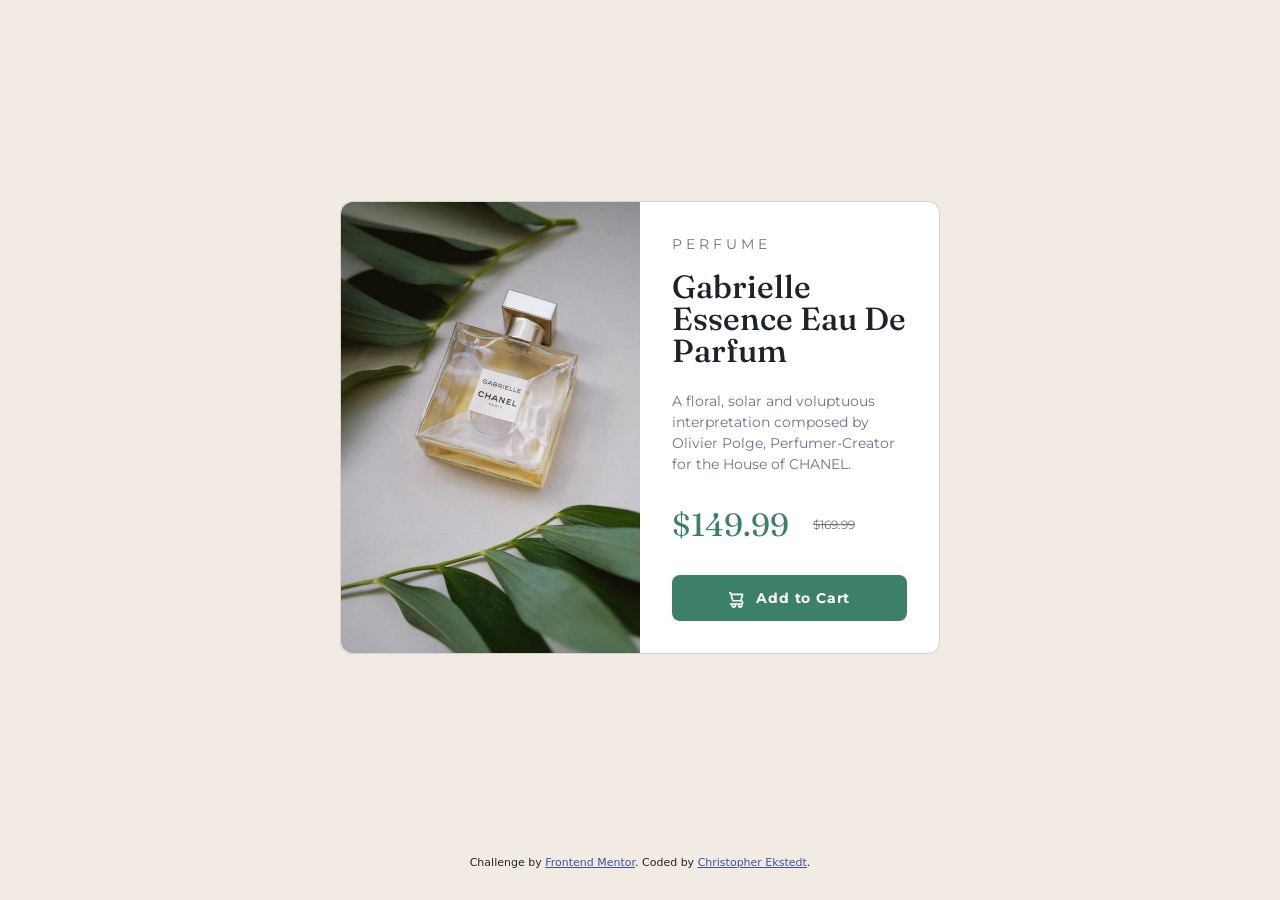
<file: index.html>
<!DOCTYPE html>
<html lang="en">
  <head>
    <meta charset="UTF-8" />
    <!-- displays site properly based on user's device -->
    <meta name="viewport" content="width=device-width, initial-scale=1.0" />

    <link
      rel="icon"
      type="image/png"
      sizes="32x32"
      href="./images/favicon-32x32.png"
    />

    <!-- Google Fonts -->
    <link rel="preconnect" href="https://fonts.googleapis.com" />
    <link rel="preconnect" href="https://fonts.gstatic.com" crossorigin />
    <link
      href="https://fonts.googleapis.com/css2?family=Fraunces:opsz,wght@9..144,700&family=Montserrat:wght@500;700&display=swap"
      rel="stylesheet"
    />

    <!-- Bootstrap CSS -->
    <link
      href="https://cdn.jsdelivr.net/npm/bootstrap@5.0.2/dist/css/bootstrap.min.css"
      rel="stylesheet"
      integrity="sha384-EVSTQN3/azprG1Anm3QDgpJLIm9Nao0Yz1ztcQTwFspd3yD65VohhpuuCOmLASjC"
      crossorigin="anonymous"
    />

    <!-- Custom Styles -->
    <link rel="stylesheet" href="css/styles.css" />

    <title>Frontend Mentor | Product preview card component</title>
  </head>
  <body>
    <div class="flex-container">
      <div class="card">
        <div class="row g-0">
          <div class="col-md-6 col-sm-6 card-img-container">
            <img
              src="images/image-product-desktop.jpg"
              class="img-fluid product-img img-desktop"
              alt="Product Image"
            />
            <img
              src="images/image-product-mobile.jpg"
              class="img-fluid product-img img-mobile"
              alt="Product Image"
            />
          </div>
          <div class="col-md-6 col-sm-6 card-body-container">
            <div class="card-body">
              <p class="product-department">PERFUME</p>

              <h2 class="card-title product-title">
                Gabrielle Essence Eau De Parfum
              </h2>

              <p class="card-text product-text">
                A floral, solar and voluptuous interpretation composed by
                Olivier Polge, Perfumer-Creator for the House of CHANEL.
              </p>
              <p class="prices-text">
                <span class="current-price">$149.99</span>
                <small class="old-price">$169.99</small>
              </p>
              <button
                type="button"
                class="btn btn-primary btn-lg col-12"
                name="add-to-cart"
              >
                <img
                  class="cart-img"
                  src="images/icon-cart.svg"
                  alt="cart-image"
                />
                Add to Cart
              </button>
            </div>
          </div>
        </div>
      </div>
    </div>
  </body>
  <footer>
    <div class="attribution">
      Challenge by
      <a href="https://www.frontendmentor.io?ref=challenge" target="_blank"
        >Frontend Mentor</a
      >. Coded by <a href="https://github.com/cekstedt">Christopher Ekstedt</a>.
    </div>
  </footer>
</html>
</file>
<file: css/styles.css>
/* Document */

body {
  background-color: hsl(30, 38%, 92%);
}

.flex-container {
  display: flex;
  flex-direction: column;
  min-height: 95vh;
  justify-content: center;
  align-items: center;
}

/* Component */

.card {
  font-family: "Montserrat";
  font-size: 14px;
  color: hsl(228, 12%, 48%);
  max-width: 600px;
  border-radius: 0.75rem;
}

.card-body-container {
  padding: 1rem;
}

/* Image Side */

.product-img {
  height: 100%;
  border-bottom-left-radius: 0.75rem;
  border-top-left-radius: 0.75rem;
}

.img-desktop {
  display: block;
}

.img-mobile {
  display: none;
}

/* Description Side */

.product-department {
  letter-spacing: 0.25rem;
}

.product-title {
  font-family: "Fraunces";
  color: hsl(212, 21%, 14%);
  line-height: 1;
}

.product-text {
  padding-top: 1rem;
  padding-bottom: 0.65rem;
}

.prices-text {
  display: table;
}

.current-price {
  color: hsl(158, 36%, 37%);
  font-family: "Fraunces";
  font-size: 2rem;
  padding-right: 1.5rem;
}

.old-price {
  text-decoration: line-through;
  vertical-align: middle;
  display: table-cell;
}

.btn {
  background-color: hsl(158, 36%, 37%);
  font-weight: 700;
  font-size: 0.85rem;
  letter-spacing: 0.05rem;
  border: 0;
  padding: 0.8rem;
  margin-top: 0.65rem;
}

.btn:hover,
.btn:focus {
  background-color: hsl(212, 21%, 14%);
  box-shadow: none !important;
}

.cart-img {
  padding-right: 0.5rem;
}

/* Footer */

.attribution {
  font-size: 11px;
  text-align: center;
  margin-top: auto;
}

.attribution a {
  color: hsl(228, 45%, 44%);
}

/* Mobile Changes */

@media (max-width: 576px) {
  .card {
    margin: 1rem;
  }

  /* Image Side */

  .img-desktop {
    display: none;
  }

  .img-mobile {
    display: block;
  }

  .product-img {
    border-bottom-left-radius: 0;
    border-top-left-radius: 0.75rem;
    border-top-right-radius: 0.75rem;
  }

  /* Description Side */

  .card-body-container {
    padding: 0.5rem;
  }

  .product-department {
    font-size: 0.8rem;
  }

  .product-title {
    font-size: 2rem;
  }

  .product-text {
    font-size: 0.8rem;
    line-height: 1.8;
    margin-bottom: 2rem;
  }

  .prices-text {
    margin: 0;
  }
}
</file>
